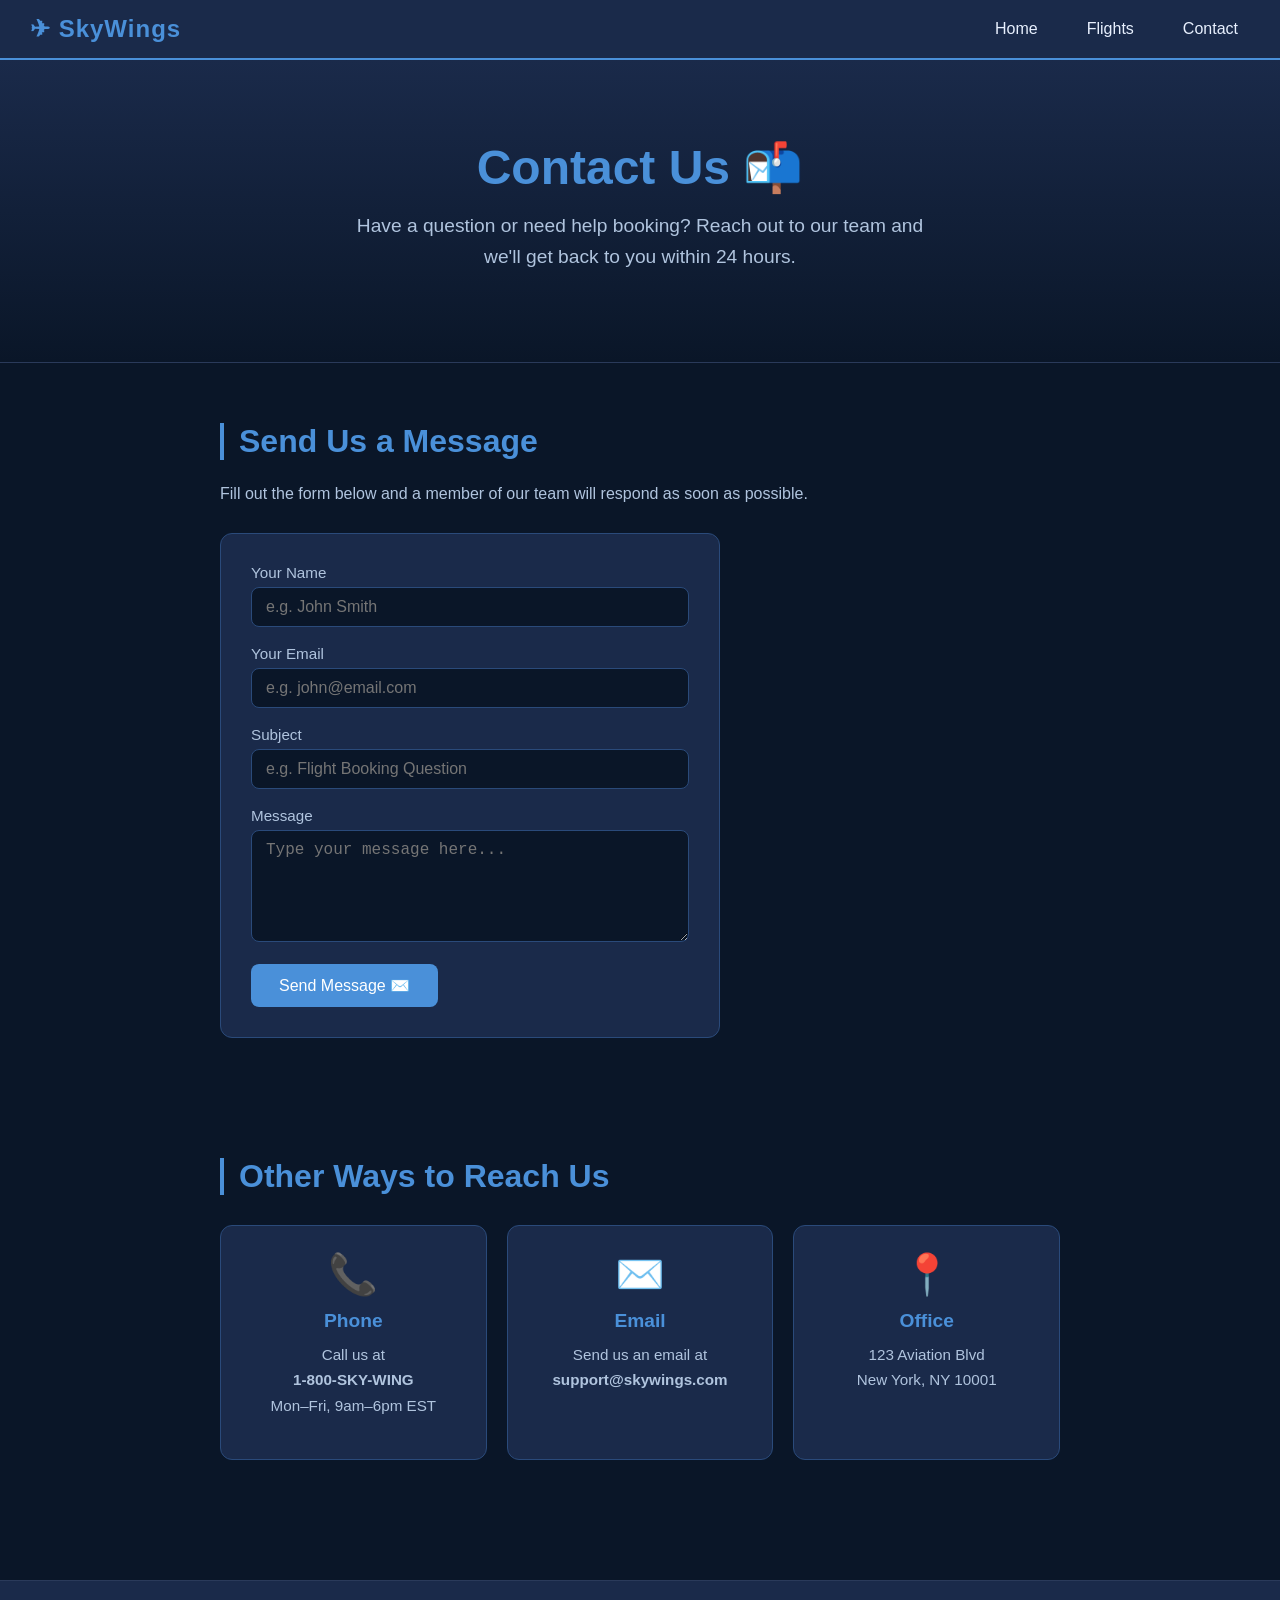
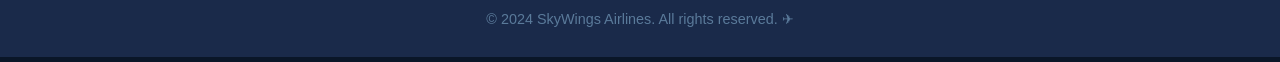
<file: contact.html>
<!DOCTYPE html>
<html lang="en">
<head>
  <meta charset="UTF-8" />
  <meta name="viewport" content="width=device-width, initial-scale=1.0" />
  <title>SkyWings – Contact</title>
  <link rel="stylesheet" href="style.css" />
</head>
<body>

  <nav>
    <a class="nav-logo" href="index.html">✈ SkyWings</a>
    <ul class="nav-links">
      <li><a href="index.html">Home</a></li>
      <li><a href="flights.html">Flights</a></li>
      <li><a href="contact.html">Contact</a></li>
    </ul>
  </nav>

  <div class="hero">
    <h1>Contact Us 📬</h1>
    <p>Have a question or need help booking? Reach out to our team and we'll get back to you within 24 hours.</p>
  </div>

  <div class="section">
    <h2>Send Us a Message</h2>
    <p>Fill out the form below and a member of our team will respond as soon as possible.</p>
    <form onsubmit="handleSubmit(event)" style="margin-top:25px;">
      <label for="name">Your Name</label>
      <input type="text" id="name" placeholder="e.g. John Smith" required />

      <label for="email">Your Email</label>
      <input type="email" id="email" placeholder="e.g. john@email.com" required />

      <label for="subject">Subject</label>
      <input type="text" id="subject" placeholder="e.g. Flight Booking Question" required />

      <label for="message">Message</label>
      <textarea id="message" rows="5" placeholder="Type your message here..." required></textarea>

      <button type="submit" class="btn">Send Message ✉️</button>
    </form>

    <div id="success-msg" style="display:none; background:#1a3a2a; border:1px solid #2a6a4a; border-radius:12px; padding:20px; margin-top:20px; color:#4adb8a; text-align:center; font-size:1.1rem;">
      ✅ Message sent! We'll get back to you within 24 hours.
    </div>
  </div>

  <div class="section">
    <h2>Other Ways to Reach Us</h2>
    <div class="card-grid">
      <div class="card">
        <div class="card-icon">📞</div>
        <h3>Phone</h3>
        <p>Call us at<br><strong>1-800-SKY-WING</strong><br>Mon–Fri, 9am–6pm EST</p>
      </div>
      <div class="card">
        <div class="card-icon">✉️</div>
        <h3>Email</h3>
        <p>Send us an email at<br><strong>support@skywings.com</strong></p>
      </div>
      <div class="card">
        <div class="card-icon">📍</div>
        <h3>Office</h3>
        <p>123 Aviation Blvd<br>New York, NY 10001</p>
      </div>
    </div>
  </div>

  <footer>
    <p>© 2024 SkyWings Airlines. All rights reserved. ✈</p>
  </footer>

  <script src="script.js"></script>
</body>
</html>
</file>
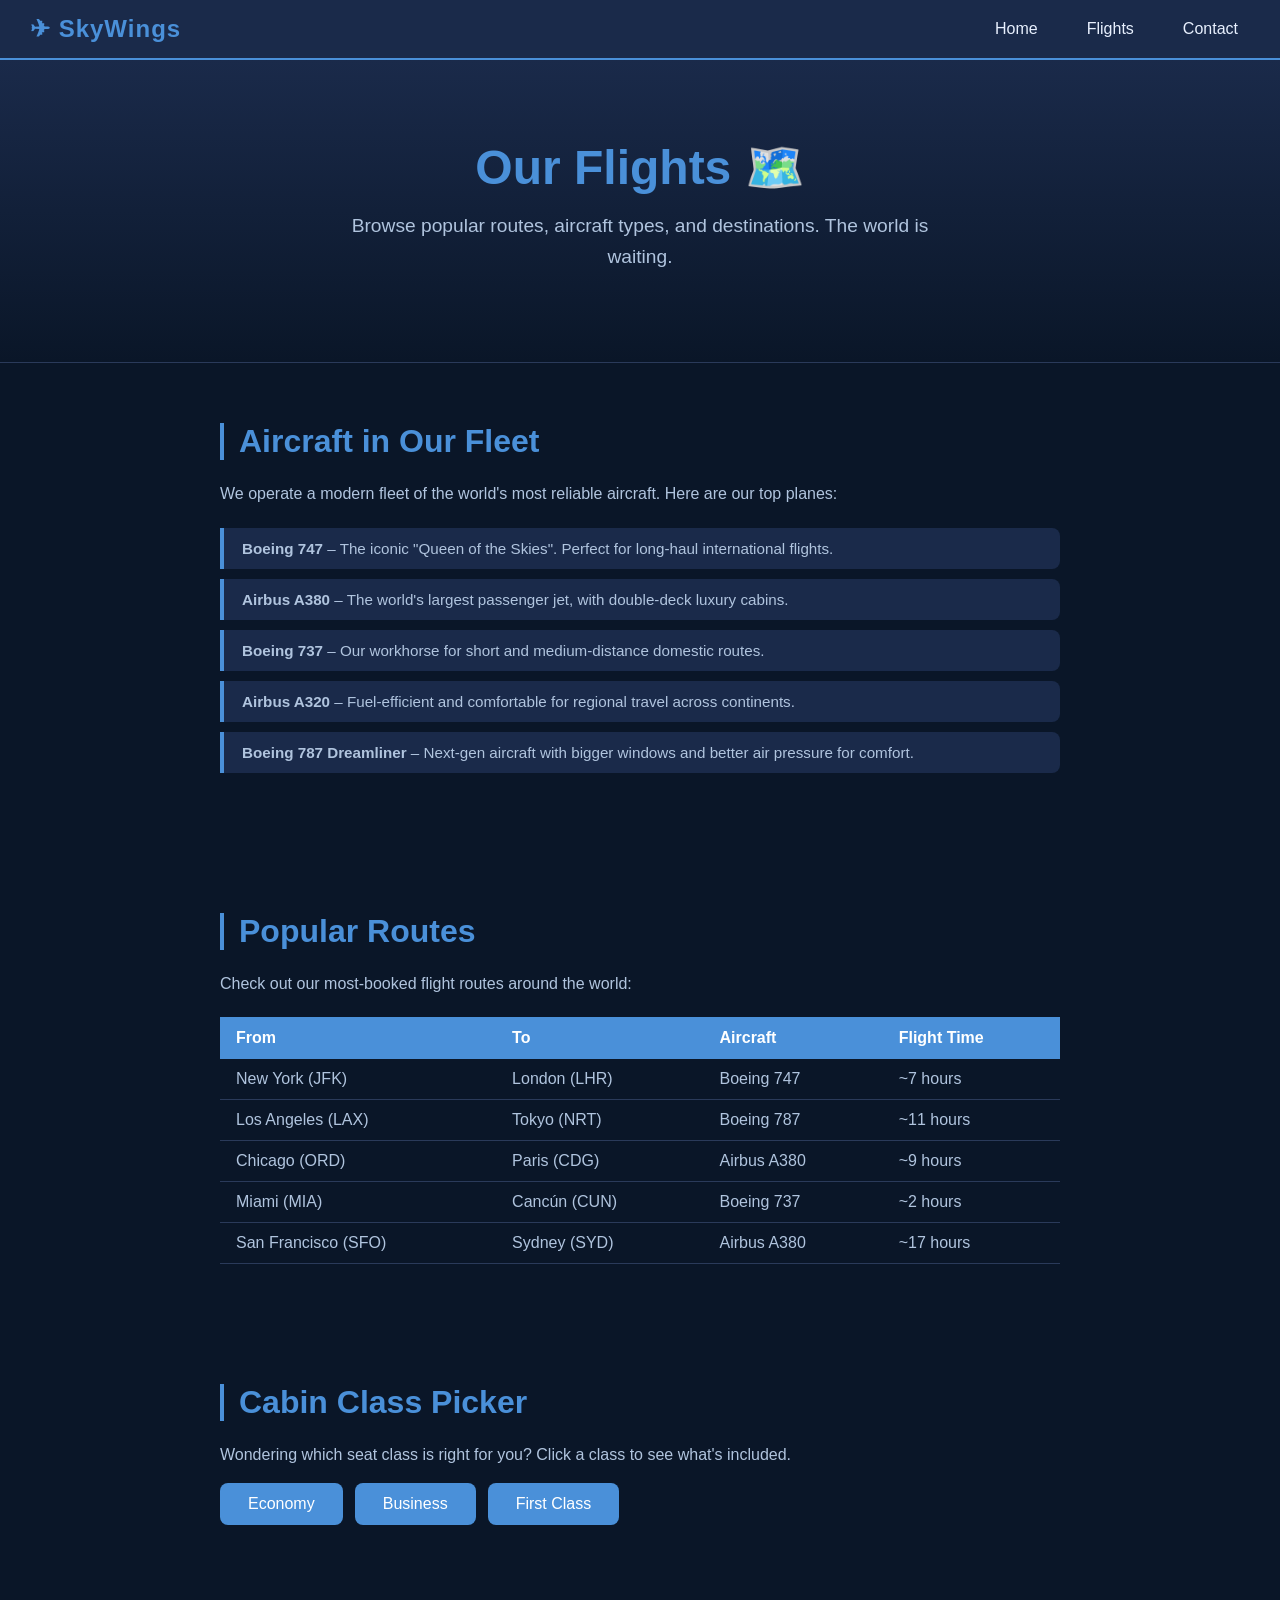
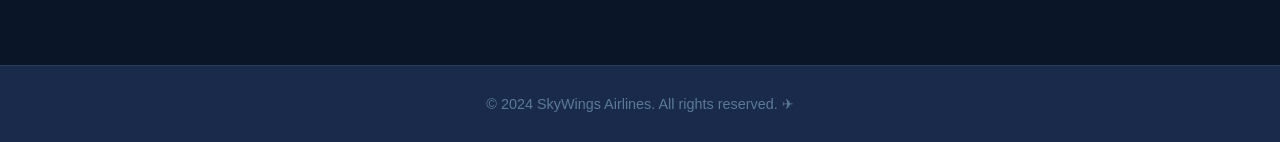
<file: flights.html>
<!DOCTYPE html>
<html lang="en">
<head>
  <meta charset="UTF-8" />
  <meta name="viewport" content="width=device-width, initial-scale=1.0" />
  <title>SkyWings – Flights</title>
  <link rel="stylesheet" href="style.css" />
</head>
<body>

  <nav>
    <a class="nav-logo" href="index.html">✈ SkyWings</a>
    <ul class="nav-links">
      <li><a href="index.html">Home</a></li>
      <li><a href="flights.html">Flights</a></li>
      <li><a href="contact.html">Contact</a></li>
    </ul>
  </nav>

  <div class="hero">
    <h1>Our Flights 🗺️</h1>
    <p>Browse popular routes, aircraft types, and destinations. The world is waiting.</p>
  </div>

  <div class="section">
    <h2>Aircraft in Our Fleet</h2>
    <p>We operate a modern fleet of the world's most reliable aircraft. Here are our top planes:</p>
    <ol class="styled-list">
      <li><strong>Boeing 747</strong> – The iconic "Queen of the Skies". Perfect for long-haul international flights.</li>
      <li><strong>Airbus A380</strong> – The world's largest passenger jet, with double-deck luxury cabins.</li>
      <li><strong>Boeing 737</strong> – Our workhorse for short and medium-distance domestic routes.</li>
      <li><strong>Airbus A320</strong> – Fuel-efficient and comfortable for regional travel across continents.</li>
      <li><strong>Boeing 787 Dreamliner</strong> – Next-gen aircraft with bigger windows and better air pressure for comfort.</li>
    </ol>
  </div>

  <div class="section">
    <h2>Popular Routes</h2>
    <p>Check out our most-booked flight routes around the world:</p>
    <table>
      <thead>
        <tr>
          <th>From</th>
          <th>To</th>
          <th>Aircraft</th>
          <th>Flight Time</th>
        </tr>
      </thead>
      <tbody>
        <tr>
          <td>New York (JFK)</td>
          <td>London (LHR)</td>
          <td>Boeing 747</td>
          <td>~7 hours</td>
        </tr>
        <tr>
          <td>Los Angeles (LAX)</td>
          <td>Tokyo (NRT)</td>
          <td>Boeing 787</td>
          <td>~11 hours</td>
        </tr>
        <tr>
          <td>Chicago (ORD)</td>
          <td>Paris (CDG)</td>
          <td>Airbus A380</td>
          <td>~9 hours</td>
        </tr>
        <tr>
          <td>Miami (MIA)</td>
          <td>Cancún (CUN)</td>
          <td>Boeing 737</td>
          <td>~2 hours</td>
        </tr>
        <tr>
          <td>San Francisco (SFO)</td>
          <td>Sydney (SYD)</td>
          <td>Airbus A380</td>
          <td>~17 hours</td>
        </tr>
      </tbody>
    </table>
  </div>

  <div class="section">
    <h2>Cabin Class Picker</h2>
    <p>Wondering which seat class is right for you? Click a class to see what's included.</p>
    <div style="display:flex; gap:12px; flex-wrap:wrap; margin-bottom:20px;">
      <button class="btn" onclick="showClass('economy')">Economy</button>
      <button class="btn" onclick="showClass('business')">Business</button>
      <button class="btn" onclick="showClass('first')">First Class</button>
    </div>
    <div id="class-info" style="background:#1a2a4a; border:1px solid #2a4a7a; border-radius:12px; padding:25px; display:none;">
      <h3 id="class-title" style="color:#4a90d9; margin-bottom:12px;"></h3>
      <p id="class-desc" style="color:#b0c4de;"></p>
    </div>
  </div>

  <footer>
    <p>© 2024 SkyWings Airlines. All rights reserved. ✈</p>
  </footer>

  <script src="script.js"></script>
</body>
</html>
</file>
<file: style.css>
* {
  margin: 0;
  padding: 0;
  box-sizing: border-box;
}

body {
  font-family: 'Segoe UI', Arial, sans-serif;
  background-color: #0a1628;
  color: #e8f0fe;
  min-height: 100vh;
}

nav {
  background-color: #1a2a4a;
  padding: 15px 30px;
  display: flex;
  justify-content: space-between;
  align-items: center;
  border-bottom: 2px solid #4a90d9;
  position: sticky;
  top: 0;
  z-index: 100;
}

.nav-logo {
  font-size: 1.5rem;
  font-weight: bold;
  color: #4a90d9;
  text-decoration: none;
  letter-spacing: 1px;
}

.nav-links {
  list-style: none;
  display: flex;
  gap: 25px;
}

.nav-links a {
  color: #e8f0fe;
  text-decoration: none;
  font-size: 1rem;
  padding: 6px 12px;
  border-radius: 6px;
  transition: background-color 0.3s;
}

.nav-links a:hover {
  background-color: #4a90d9;
  color: white;
}

.hero {
  text-align: center;
  padding: 80px 20px 60px;
  background: linear-gradient(180deg, #1a2a4a 0%, #0a1628 100%);
  border-bottom: 1px solid #2a3a5a;
}

.hero h1 {
  font-size: 3rem;
  color: #4a90d9;
  margin-bottom: 15px;
}

.hero p {
  font-size: 1.2rem;
  color: #b0c4de;
  max-width: 600px;
  margin: 0 auto 30px;
  line-height: 1.6;
}

.btn {
  display: inline-block;
  background-color: #4a90d9;
  color: white;
  padding: 12px 28px;
  border-radius: 8px;
  border: none;
  font-size: 1rem;
  cursor: pointer;
  text-decoration: none;
  transition: background-color 0.3s, transform 0.2s;
}

.btn:hover {
  background-color: #357abd;
  transform: translateY(-2px);
}

.section {
  padding: 60px 30px;
  max-width: 900px;
  margin: 0 auto;
}

.section h2 {
  font-size: 2rem;
  color: #4a90d9;
  margin-bottom: 20px;
  border-left: 4px solid #4a90d9;
  padding-left: 15px;
}

.section p {
  font-size: 1rem;
  color: #b0c4de;
  line-height: 1.7;
  margin-bottom: 15px;
}

.card-grid {
  display: grid;
  grid-template-columns: repeat(auto-fit, minmax(220px, 1fr));
  gap: 20px;
  margin-top: 30px;
}

.card {
  background-color: #1a2a4a;
  border: 1px solid #2a4a7a;
  border-radius: 12px;
  padding: 25px;
  text-align: center;
  transition: transform 0.3s, border-color 0.3s;
}

.card:hover {
  transform: translateY(-5px);
  border-color: #4a90d9;
}

.card h3 {
  color: #4a90d9;
  font-size: 1.2rem;
  margin-bottom: 10px;
}

.card p {
  color: #b0c4de;
  font-size: 0.95rem;
}

.card-icon {
  font-size: 2.5rem;
  margin-bottom: 12px;
}

.styled-list {
  list-style: none;
  padding: 0;
  margin: 20px 0;
}

.styled-list li {
  background-color: #1a2a4a;
  border-left: 4px solid #4a90d9;
  padding: 12px 18px;
  margin-bottom: 10px;
  border-radius: 0 8px 8px 0;
  color: #b0c4de;
  font-size: 0.95rem;
}

table {
  width: 100%;
  border-collapse: collapse;
  margin-top: 20px;
}

th {
  background-color: #4a90d9;
  color: white;
  padding: 12px 16px;
  text-align: left;
}

td {
  padding: 11px 16px;
  border-bottom: 1px solid #2a3a5a;
  color: #b0c4de;
}

tr:hover td {
  background-color: #1a2a4a;
}

form {
  background-color: #1a2a4a;
  border: 1px solid #2a4a7a;
  border-radius: 12px;
  padding: 30px;
  max-width: 500px;
}

form label {
  display: block;
  color: #b0c4de;
  margin-bottom: 6px;
  font-size: 0.95rem;
}

form input,
form textarea {
  width: 100%;
  background-color: #0a1628;
  border: 1px solid #2a4a7a;
  border-radius: 8px;
  padding: 10px 14px;
  color: #e8f0fe;
  font-size: 1rem;
  margin-bottom: 18px;
}

form input:focus,
form textarea:focus {
  outline: none;
  border-color: #4a90d9;
}

#fun-box {
  background-color: #1a2a4a;
  border: 2px solid #4a90d9;
  border-radius: 12px;
  padding: 25px;
  text-align: center;
  margin-top: 30px;
}

#fun-box p {
  font-size: 1.1rem;
  color: #e8f0fe;
  margin-bottom: 15px;
}

footer {
  text-align: center;
  padding: 30px;
  background-color: #1a2a4a;
  color: #5a7a9a;
  border-top: 1px solid #2a3a5a;
  margin-top: 60px;
  font-size: 0.9rem;
}
</file>
